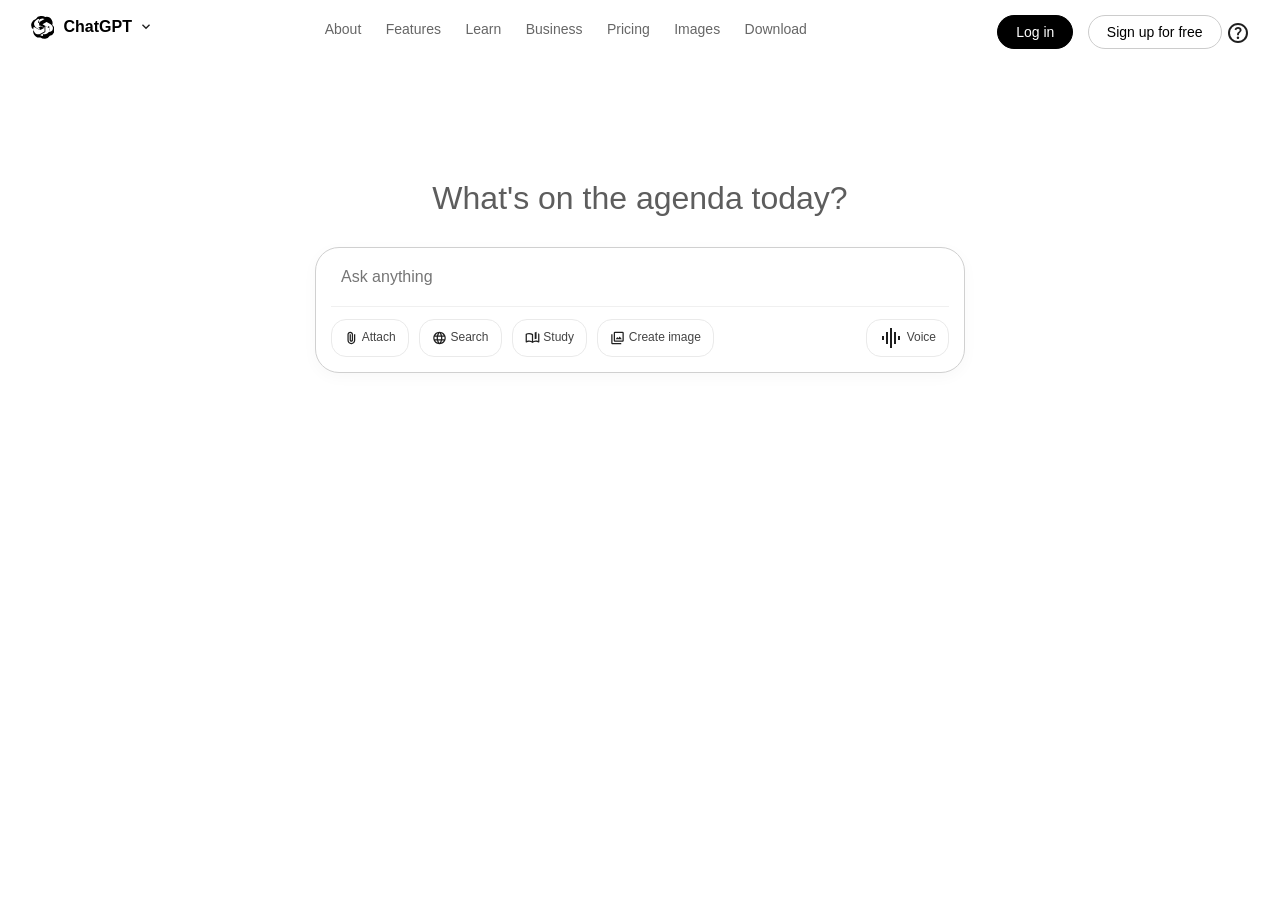
<file: index.html>
<!DOCTYPE html>
<html lang="en">

<head>
    <meta charset="UTF-8">
    <meta name="viewport" content="width=device-width, initial-scale=1.0">
    <title>ChatGPT</title>
    <link rel="stylesheet" href="style1.css">
    <link rel="stylesheet"
        href="https://fonts.googleapis.com/css2?family=Material+Symbols+Outlined:opsz,wght,FILL,GRAD@20..48,100..700,0..1,-50..200&icon_names=help,keyboard_arrow_down,attach_file,language,book_ribbon,photo_library,graphic_eq" />
</head>

<body>
    <header id="head">

        <section class="logo-area">
            <svg id="chatgpt" xmlns="http://www.w3.org/2000/svg" viewBox="0 0 24 24" width="24px" height="24px">
                <path fill="#000000"
                    d="M22.2819 9.8211a5.9847 5.9847 0 0 0-.5157-4.9108 6.0462 6.0462 0 0 0-6.5098-2.9A6.0651 6.0651 0 0 0 10.531 1.026a6.0152 6.0152 0 0 0-4.6644 2.871 5.9984 5.9984 0 0 0-4.3223 3.9785 6.0145 6.0145 0 0 0 1.9324 6.7023 5.9856 5.9856 0 0 0 .513 4.9083 6.0462 6.0462 0 0 0 6.5109 2.9002 6.0622 6.0622 0 0 0 4.7253 1.284 6.0156 6.0156 0 0 0 4.6635-2.871 5.9965 5.9965 0 0 0 4.3235-3.9774 6.0145 6.0145 0 0 0-1.9336-6.7022zm-9.3512 11.232a4.4533 4.4533 0 0 1-2.8569-1.0337l.1414-.0819 4.7431-2.7384a.7712.7712 0 0 0 .3867-.6699v-5.7198l4.0322 2.3292a.083.083 0 0 1 .0391.0553 4.459 4.459 0 0 1-1.9213 4.9818 4.4795 4.4795 0 0 1-4.5641.7774zm-9.6053-6.1772a4.4632 4.4632 0 0 1 .602-3.0818l.1402.0819 4.7443 2.7384a.7744.7744 0 0 0 .7733 0l4.9535-2.8606v4.6584a.0854.0854 0 0 1-.0358.0708l-4.0355 2.3314a4.4828 4.4828 0 0 1-6.1365-1.9385zm2.7483-9.5252a4.4537 4.4537 0 0 1 3.0366-1.5791v5.4768a.7708.7708 0 0 0 .3856.6699l4.9535 2.8606-4.0322 2.3314a.0827.0827 0 0 1-.0762 0l-4.0333-2.3314a4.4795 4.4795 0 0 1-1.6375-6.0982zm11.396 6.8584l-4.9535-2.8606 4.0333-2.3314a.083.083 0 0 1 .0762 0l4.0333 2.3314a4.4842 4.4842 0 0 1 1.6342 6.0971 4.4537 4.4537 0 0 1-3.0335 1.5791v-5.4768a.7725.7725 0 0 0-.387-.6699zm-5.4419-2.3292l-4.0322-2.3314a4.4839 4.4839 0 0 1 6.5775-3.518l-4.7431 2.7384a.7712.7712 0 0 0-.3867.6699v3.4411zm-1.0772 1.4883l2.6072 1.5057-2.6072 1.5057-2.6072-1.5057 2.6072-1.5057z" />
            </svg>
            <span id="title_gpt">ChatGPT</span>
            <svg id="menu" xmlns="http://www.w3.org/2000/svg" height="16px" viewBox="0 -960 960 960" width="16px"
                fill="#1f1f1f">
                <path d="M480-345 240-585l56-56 184 183 184-183 56 56-240 240Z" />
            </svg>
        </section>

        <nav>
            <a href="#">About</a>
            <a href="#">Features</a>
            <a href="#">Learn</a>
            <a href="#">Business</a>
            <a href="#">Pricing</a>
            <a href="images.html">Images</a>
            <a href="#">Download</a>
        </nav>


        <section class="auth-buttons">
            <button id="log_in">Log in</button>
            <button id="sign_up">Sign up for free</button>
            <svg id="icon_help" xmlns="http://www.w3.org/2000/svg" height="24px" viewBox="0 -960 960 960" width="24px"
                fill="#1f1f1f">
                <path
                    d="M513.5-254.5Q528-269 528-290t-14.5-35.5Q499-340 478-340t-35.5 14.5Q428-311 428-290t14.5 35.5Q457-240 478-240t35.5-14.5ZM442-394h74q0-33 7.5-52t42.5-52q26-26 41-49.5t15-56.5q0-56-41-86t-97-30q-57 0-92.5 30T342-618l66 26q5-18 22.5-39t53.5-21q32 0 48 17.5t16 38.5q0 20-12 37.5T506-526q-44 39-54 59t-10 73Zm38 314q-83 0-156-31.5T197-197q-54-54-85.5-127T80-480q0-83 31.5-156T197-763q54-54 127-85.5T480-880q83 0 156 31.5T763-763q54 54 85.5 127T880-480q0 83-31.5 156T763-197q-54 54-127 85.5T480-80Zm0-80q134 0 227-93t93-227q0-134-93-227t-227-93q-134 0-227 93t-93 227q0 134 93 227t227 93Zm0-320Z" />
            </svg>
        </section>
    </header>

    <main>
        <h1>What's on the agenda today?</h1>


        <section class="search-container">
            <input type="text" placeholder="Ask anything">
            <div class="buttons-bar">


                <button class="tool-btn" id="bt_attach"><svg xmlns="http://www.w3.org/2000/svg" height="24px"
                        viewBox="0 -960 960 960" width="15px" fill="#1f1f1f">
                        <path
                            d="M720-330q0 104-73 177T470-80q-104 0-177-73t-73-177v-370q0-75 52.5-127.5T400-880q75 0 127.5 52.5T580-700v350q0 46-32 78t-78 32q-46 0-78-32t-32-78v-370h80v370q0 13 8.5 21.5T470-320q13 0 21.5-8.5T500-350v-350q-1-42-29.5-71T400-800q-42 0-71 29t-29 71v370q-1 71 49 120.5T470-160q70 0 119-49.5T640-330v-390h80v390Z" />
                    </svg> Attach</button>
                <button class="tool-btn" id="bt_search"><svg xmlns="http://www.w3.org/2000/svg" height="24px"
                        viewBox="0 -960 960 960" width="15px" fill="#1f1f1f">
                        <path
                            d="M325-111.5q-73-31.5-127.5-86t-86-127.5Q80-398 80-480.5t31.5-155q31.5-72.5 86-127t127.5-86Q398-880 480.5-880t155 31.5q72.5 31.5 127 86t86 127Q880-563 880-480.5T848.5-325q-31.5 73-86 127.5t-127 86Q563-80 480.5-80T325-111.5ZM480-162q26-36 45-75t31-83H404q12 44 31 83t45 75Zm-104-16q-18-33-31.5-68.5T322-320H204q29 50 72.5 87t99.5 55Zm208 0q56-18 99.5-55t72.5-87H638q-9 38-22.5 73.5T584-178ZM170-400h136q-3-20-4.5-39.5T300-480q0-21 1.5-40.5T306-560H170q-5 20-7.5 39.5T160-480q0 21 2.5 40.5T170-400Zm216 0h188q3-20 4.5-39.5T580-480q0-21-1.5-40.5T574-560H386q-3 20-4.5 39.5T380-480q0 21 1.5 40.5T386-400Zm268 0h136q5-20 7.5-39.5T800-480q0-21-2.5-40.5T790-560H654q3 20 4.5 39.5T660-480q0 21-1.5 40.5T654-400Zm-16-240h118q-29-50-72.5-87T584-782q18 33 31.5 68.5T638-640Zm-234 0h152q-12-44-31-83t-45-75q-26 36-45 75t-31 83Zm-200 0h118q9-38 22.5-73.5T376-782q-56 18-99.5 55T204-640Z" />
                    </svg> Search</button>
                <button class="tool-btn" id="bt_study"><svg xmlns="http://www.w3.org/2000/svg" height="24px"
                        viewBox="0 -960 960 960" width="15px" fill="#1f1f1f">
                        <path
                            d="M440-278v-394q-41-24-87-36t-93-12q-36 0-71.5 7T120-692v396q35-12 69.5-18t70.5-6q47 0 91.5 10.5T440-278Zm40 118q-48-38-104-59t-116-21q-42 0-82.5 11T100-198q-21 11-40.5-1T40-234v-482q0-11 5.5-21T62-752q46-24 96-36t102-12q74 0 126 17t112 52q11 6 16.5 14t5.5 21v418q44-21 88.5-31.5T700-320q36 0 70.5 6t69.5 18v-481q15 5 29.5 11t28.5 14q11 5 16.5 15t5.5 21v482q0 23-19.5 35t-40.5 1q-37-20-77.5-31T700-240q-60 0-116 21t-104 59Zm140-240v-440l120-40v440l-120 40Zm-340-99Z" />
                    </svg> Study</button>
                <button class="tool-btn" id="bt_images">
                    <svg xmlns="http://www.w3.org/2000/svg" height="24px" viewBox="0 -960 960 960" width="15px"
                        fill="#1f1f1f">
                        <path
                            d="M360-400h400L622-580l-92 120-62-80-108 140Zm-40 160q-33 0-56.5-23.5T240-320v-480q0-33 23.5-56.5T320-880h480q33 0 56.5 23.5T880-800v480q0 33-23.5 56.5T800-240H320Zm0-80h480v-480H320v480ZM160-80q-33 0-56.5-23.5T80-160v-560h80v560h560v80H160Zm160-720v480-480Z" />
                    </svg> Create image
                </button>
                <button class="tool-btn" id="bt_voice">
                    <svg xmlns="http://www.w3.org/2000/svg" height="24px" viewBox="0 -960 960 960" width="24px"
                        fill="#1f1f1f">
                        <path
                            d="M280-240v-480h80v480h-80ZM440-80v-800h80v800h-80ZM120-400v-160h80v160h-80Zm480 160v-480h80v480h-80Zm160-160v-160h80v160h-80Z" />
                    </svg> Voice
                </button>


            </div>
        </section>
    </main>
</body>

</html>
</file>
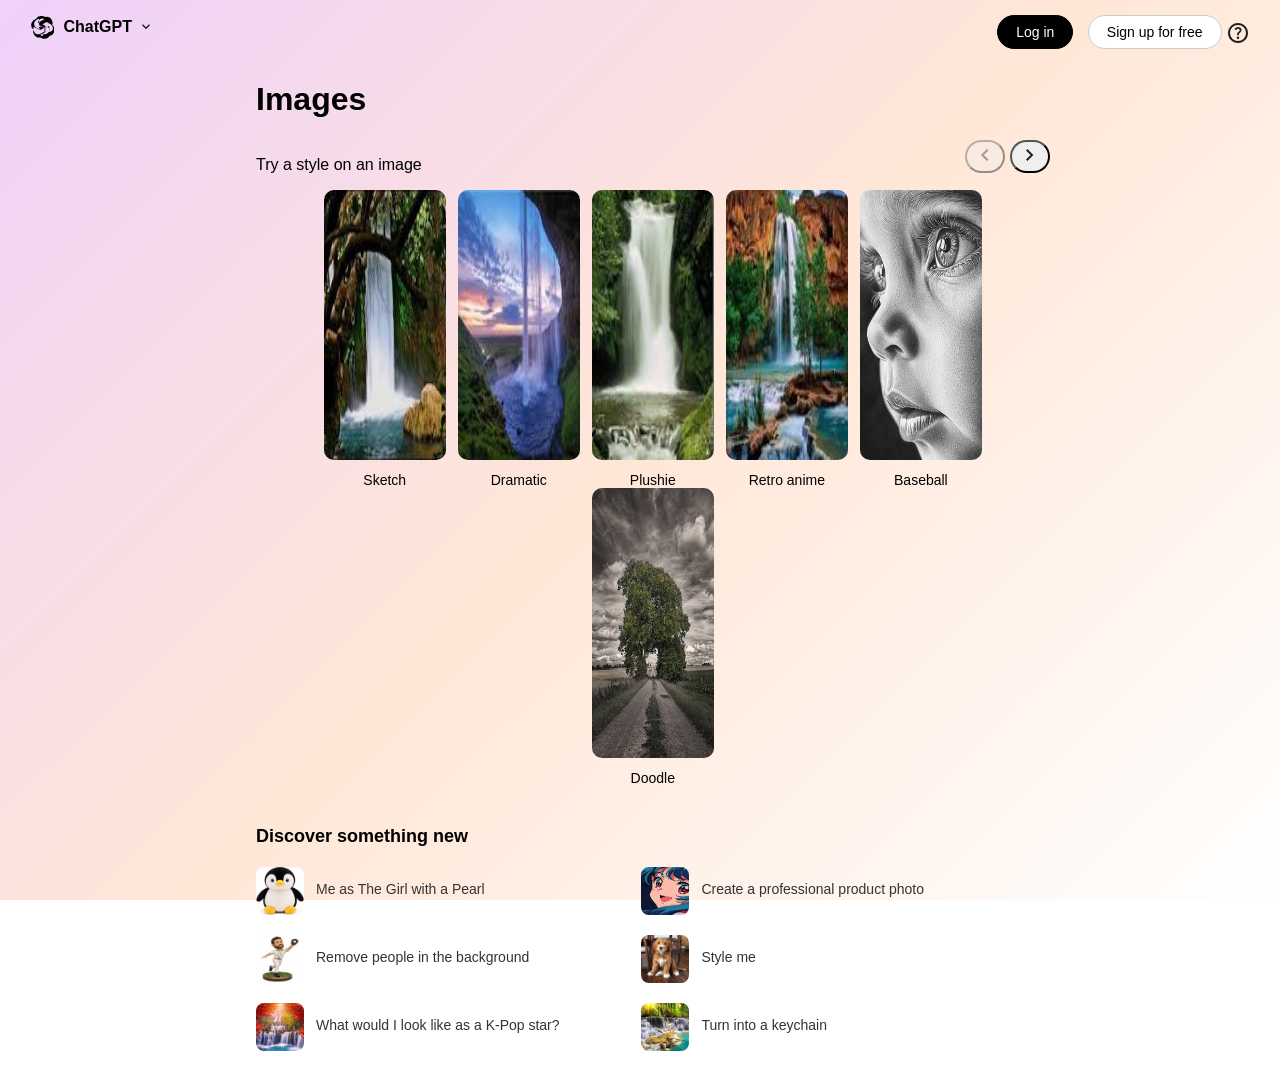
<file: images.html>
<!DOCTYPE html>
<html lang="en">

<head>
    <meta charset="UTF-8">
    <meta name="viewport" content="width=device-width, initial-scale=1.0">
    <title>ChatGPT</title>
    <link rel="stylesheet" href="style2.css">

    <link rel="stylesheet"
        href="https://fonts.googleapis.com/css2?family=Material+Symbols+Outlined:opsz,wght,FILL,GRAD@20..48,100..700,0..1,-50..200&icon_names=help,keyboard_arrow_down,attach_file,language,book_ribbon,photo_library,graphic_eq,keyboard_arrow_left,keyboard_arrow_right" />

</head>

<body>


    <header id="head">

        <a href="index.html" class="logo-link">
            <section class="logo-area">
                <svg id="chatgpt" xmlns="http://www.w3.org/2000/svg" viewBox="0 0 24 24" width="24px" height="24px">
                    <path fill="#000000"
                        d="M22.2819 9.8211a5.9847 5.9847 0 0 0-.5157-4.9108 6.0462 6.0462 0 0 0-6.5098-2.9A6.0651 6.0651 0 0 0 10.531 1.026a6.0152 6.0152 0 0 0-4.6644 2.871 5.9984 5.9984 0 0 0-4.3223 3.9785 6.0145 6.0145 0 0 0 1.9324 6.7023 5.9856 5.9856 0 0 0 .513 4.9083 6.0462 6.0462 0 0 0 6.5109 2.9002 6.0622 6.0622 0 0 0 4.7253 1.284 6.0156 6.0156 0 0 0 4.6635-2.871 5.9965 5.9965 0 0 0 4.3235-3.9774 6.0145 6.0145 0 0 0-1.9336-6.7022zm-9.3512 11.232a4.4533 4.4533 0 0 1-2.8569-1.0337l.1414-.0819 4.7431-2.7384a.7712.7712 0 0 0 .3867-.6699v-5.7198l4.0322 2.3292a.083.083 0 0 1 .0391.0553 4.459 4.459 0 0 1-1.9213 4.9818 4.4795 4.4795 0 0 1-4.5641.7774zm-9.6053-6.1772a4.4632 4.4632 0 0 1 .602-3.0818l.1402.0819 4.7443 2.7384a.7744.7744 0 0 0 .7733 0l4.9535-2.8606v4.6584a.0854.0854 0 0 1-.0358.0708l-4.0355 2.3314a4.4828 4.4828 0 0 1-6.1365-1.9385zm2.7483-9.5252a4.4537 4.4537 0 0 1 3.0366-1.5791v5.4768a.7708.7708 0 0 0 .3856.6699l4.9535 2.8606-4.0322 2.3314a.0827.0827 0 0 1-.0762 0l-4.0333-2.3314a4.4795 4.4795 0 0 1-1.6375-6.0982zm11.396 6.8584l-4.9535-2.8606 4.0333-2.3314a.083.083 0 0 1 .0762 0l4.0333 2.3314a4.4842 4.4842 0 0 1 1.6342 6.0971 4.4537 4.4537 0 0 1-3.0335 1.5791v-5.4768a.7725.7725 0 0 0-.387-.6699zm-5.4419-2.3292l-4.0322-2.3314a4.4839 4.4839 0 0 1 6.5775-3.518l-4.7431 2.7384a.7712.7712 0 0 0-.3867.6699v3.4411zm-1.0772 1.4883l2.6072 1.5057-2.6072 1.5057-2.6072-1.5057 2.6072-1.5057z" />
                </svg>
                <span id="title_gpt">ChatGPT</span>
                <svg id="menu" xmlns="http://www.w3.org/2000/svg" height="16px" viewBox="0 -960 960 960" width="16px"
                    fill="#1f1f1f">
                    <path d="M480-345 240-585l56-56 184 183 184-183 56 56-240 240Z" />
                </svg>
            </section>
        </a>





        <section class="auth-buttons">
            <button id="log_in">Log in</button>
            <button id="sign_up">Sign up for free</button>
            <svg id="icon_help" xmlns="http://www.w3.org/2000/svg" height="24px" viewBox="0 -960 960 960" width="24px"
                fill="#1f1f1f">
                <path
                    d="M513.5-254.5Q528-269 528-290t-14.5-35.5Q499-340 478-340t-35.5 14.5Q428-311 428-290t14.5 35.5Q457-240 478-240t35.5-14.5ZM442-394h74q0-33 7.5-52t42.5-52q26-26 41-49.5t15-56.5q0-56-41-86t-97-30q-57 0-92.5 30T342-618l66 26q5-18 22.5-39t53.5-21q32 0 48 17.5t16 38.5q0 20-12 37.5T506-526q-44 39-54 59t-10 73Zm38 314q-83 0-156-31.5T197-197q-54-54-85.5-127T80-480q0-83 31.5-156T197-763q54-54 127-85.5T480-880q83 0 156 31.5T763-763q54 54 85.5 127T880-480q0 83-31.5 156T763-197q-54 54-127 85.5T480-80Zm0-80q134 0 227-93t93-227q0-134-93-227t-227-93q-134 0-227 93t-93 227q0 134 93 227t227 93Zm0-320Z" />
            </svg>
        </section>
    </header>
    <main>
        <h1>Images</h1>
        <p>Try a style on an image</p>
        <div id="button_right_left">
            <button id="bt_left"><svg xmlns="http://www.w3.org/2000/svg" height="24px" viewBox="0 -960 960 960"
                    width="24px" fill="#1f1f1f">
                    <path d="M560-240 320-480l240-240 56 56-184 184 184 184-56 56Z" />
                </svg></button>
            <button id="bt_right"><svg xmlns="http://www.w3.org/2000/svg" height="24px" viewBox="0 -960 960 960"
                    width="24px" fill="#1f1f1f">
                    <path d="M504-480 320-664l56-56 240 240-240 240-56-56 184-184Z" />
                </svg></button>
        </div>
        <section id="gallery">
            <section id="gallery">
                <div class="gallery-item">
                    <img class="img_gallery" src="img/הורדה.jpg" alt="">
                    <span class="span_gallery">Sketch</span>
                </div>
                <div class="gallery-item">
                    <img class="img_gallery" src="img/הורדה (1).jpg" alt="">
                    <span class="span_gallery">Dramatic</span>
                </div>
                <div class="gallery-item">
                    <img class="img_gallery" src="img/הורדה (2).jpg" alt="">
                    <span class="span_gallery">Plushie</span>
                </div>
                <div class="gallery-item">
                    <img class="img_gallery" src="img/הורדה (3).jpg" alt="">
                    <span class="span_gallery">Retro anime</span>
                </div>
                <div class="gallery-item">
                    <img class="img_gallery" src="img/images (6).jpg" alt="">
                    <span class="span_gallery">Baseball</span>
                </div>
                <div class="gallery-item">
                    <img class="img_gallery" src="img/images (7).jpg" alt="">
                    <span class="span_gallery">Doodle</span>
                </div>
            </section>

        </section>
        <section id="more_gallery">
            <h2>Discover something new</h2>
            <div class="item_more_gallery">
                <img class="img_more_gallery" src="img/images (8).jpg" alt="">
                <span class="span_more_text">Me as The Girl with a Pearl</span>
            </div>
            <div class="item_more_gallery">
                <img class="img_more_gallery" src="img/images (9).jpg" alt="">
                <span class="span_more_text">Create a professional product photo</span>
            </div>
            <div class="item_more_gallery">
                <img class="img_more_gallery" src="img/images (10).jpg" alt="">
                <span class="span_more_text">Remove people in the background</span>
            </div>
            <div class="item_more_gallery">
                <img class="img_more_gallery" src="img/images (11).jpg" alt="">
                <span class="span_more_text">Style me</span>
            </div>
            <div class="item_more_gallery">
                <img class="img_more_gallery" src="img/images (12).jpg" alt="">
                <span class="span_more_text">What would I look like as a K-Pop star?</span>
            </div>
            <div class="item_more_gallery">
                <img class="img_more_gallery" src="img/images (13).jpg" alt="">
                <span class="span_more_text">Turn into a keychain</span>
            </div>
            </div>
        </section>

    </main>

</body>

</html>
</file>
<file: style1.css>
body {
    font-family: Arial, Helvetica, sans-serif;
    margin: 0;
    padding: 0;
    background-color: #fff;
}

#head {
    width: 100%;
    padding: 15px 30px;
    box-sizing: border-box;
    height: 60px;
    text-align: center;
    position: relative;
}

.logo-area {
    float: left;
    height: 30px;
}

#chatgpt {
    width: 24px;
    vertical-align: middle;
}

#icon_help {
    vertical-align: middle;
}

#title_gpt {
    font-weight: bold;
    font-size: 16px;
    vertical-align: middle;
    margin-left: 5px;
}

#menu {
    vertical-align: middle;
    margin-left: 2px;
}


nav {
    display: inline-block;
    margin-top: 5px;
    margin-top: 5px;
}

nav a {
    text-decoration: none;
    color: #666;
    margin-right: 20px;
    font-size: 14px;
}




.auth-buttons {
    float: right;
}

#log_in {
    background-color: #000;
    color: #fff;
    border: 1px solid #000;
    border-radius: 20px;
    padding: 8px 18px;
    font-size: 14px;
    cursor: pointer;
    margin-right: 10px;
}

#sign_up {
    background-color: #fff;
    color: #000;
    border: 1px solid #ccc;
    border-radius: 20px;
    padding: 8px 18px;
    font-size: 14px;
    cursor: pointer;
}


main {
    text-align: center;
    margin-top: 120px;
}

h1 {
    font-size: 32px;
    color: #5D5D5D;
    font-weight: normal;
    margin-bottom: 30px;
}

.search-container {
    width: 650px;
    margin: 0 auto;
    border: 1px solid #d0d0d0;
    border-radius: 24px;
    padding: 15px;
    background-color: #fff;
    box-shadow: 0 4px 15px rgba(0, 0, 0, 0.03);
    text-align: left;
    box-sizing: border-box;
}

.search-container input {
    width: 100%;
    border: none;
    outline: none;
    font-size: 16px;
    padding: 5px 10px;
    box-sizing: border-box;
    background: transparent;
}

.buttons-bar {
    margin-top: 15px;
    border-top: 1px solid #f0f0f0;
    padding-top: 12px;
}

.tool-btn {
    background-color: white;
    border: 1px solid #eaeaea;
    border-radius: 15px;
    padding: 6px 12px;
    font-size: 12px;
    color: #444;
    cursor: pointer;
    display: inline-block;
    margin-right: 6px;
    vertical-align: middle;
}

.tool-btn svg {
    vertical-align: middle;
}

#bt_voice {
    float: right;
    margin-right: 0;
}
</file>
<file: style2.css>
body {
    font-family: Arial, Helvetica, sans-serif;
    margin: 0;
    padding: 0;
    background: linear-gradient(135deg, #EFD1FA 0%, #FFE7D7 50%, #FFFFFF 100%);
    background-repeat: no-repeat;
    background-attachment: fixed;
    min-height: 100vh;
}

main {
    position: absolute;
    left: 20vw;
    width: 62vw;
}

main p {
    display: inline-block;
}


#head {
    width: 100%;
    padding: 15px 30px;
    box-sizing: border-box;
    height: 60px;
    text-align: center;
    position: relative;
}

.logo-area {
    float: left;
    height: 30px;
}

#chatgpt {
    width: 24px;
    vertical-align: middle;
}

#icon_help {
    vertical-align: middle;
}

#title_gpt {
    font-weight: bold;
    font-size: 16px;
    vertical-align: middle;
    margin-left: 5px;
}

#menu {
    vertical-align: middle;
    margin-left: 2px;
}

.auth-buttons {
    float: right;
}

#log_in {
    background-color: #000;
    color: #fff;
    border: 1px solid #000;
    border-radius: 20px;
    padding: 8px 18px;
    font-size: 14px;
    cursor: pointer;
    margin-right: 10px;
}

#sign_up {
    background-color: #fff;
    color: #000;
    border: 1px solid #ccc;
    border-radius: 20px;
    padding: 8px 18px;
    font-size: 14px;
    cursor: pointer;
}

.logo-link {
    color: #000;
}

#button_right_left {
    float: right;
}

#button_right_left button {
    border-radius: 150px;
}

#bt_left {
    opacity: 0.4;
    cursor: not-allowed;
    pointer-events: none;
}


#more_gallery {
    width: 100%;
    margin-top: 40px;
}

#more_gallery h2 {
    font-size: 18px;
    font-weight: 600;
    margin-bottom: 20px;
}


.item_more_gallery {
    display: inline-block;
    width: 48%;
    margin-bottom: 20px;
    vertical-align: top;
    box-sizing: border-box;
}


.img_more_gallery {
    position: static;
    width: 48px;
    height: 48px;
    border-radius: 8px;
    float: left;
    margin-right: 12px;
}


.span_more_text {
    display: inline-block;
    font-size: 14px;
    color: #333;
    padding-top: 14px;
}

#gallery {
    text-align: center;
}


.gallery-item {
    display: inline-block;
    width: 9.5vw;
    margin: 0 4px;
    vertical-align: top;
    text-align: center;
}


.img_gallery {
    width: 100%;
    height: 30vh;
    border-radius: 10px;
    margin-left: 0;
}


.span_gallery {
    display: block;
    padding-left: 0;
    padding-right: 0;
    margin-top: 8px;
    font-size: 14px;
}
</file>
